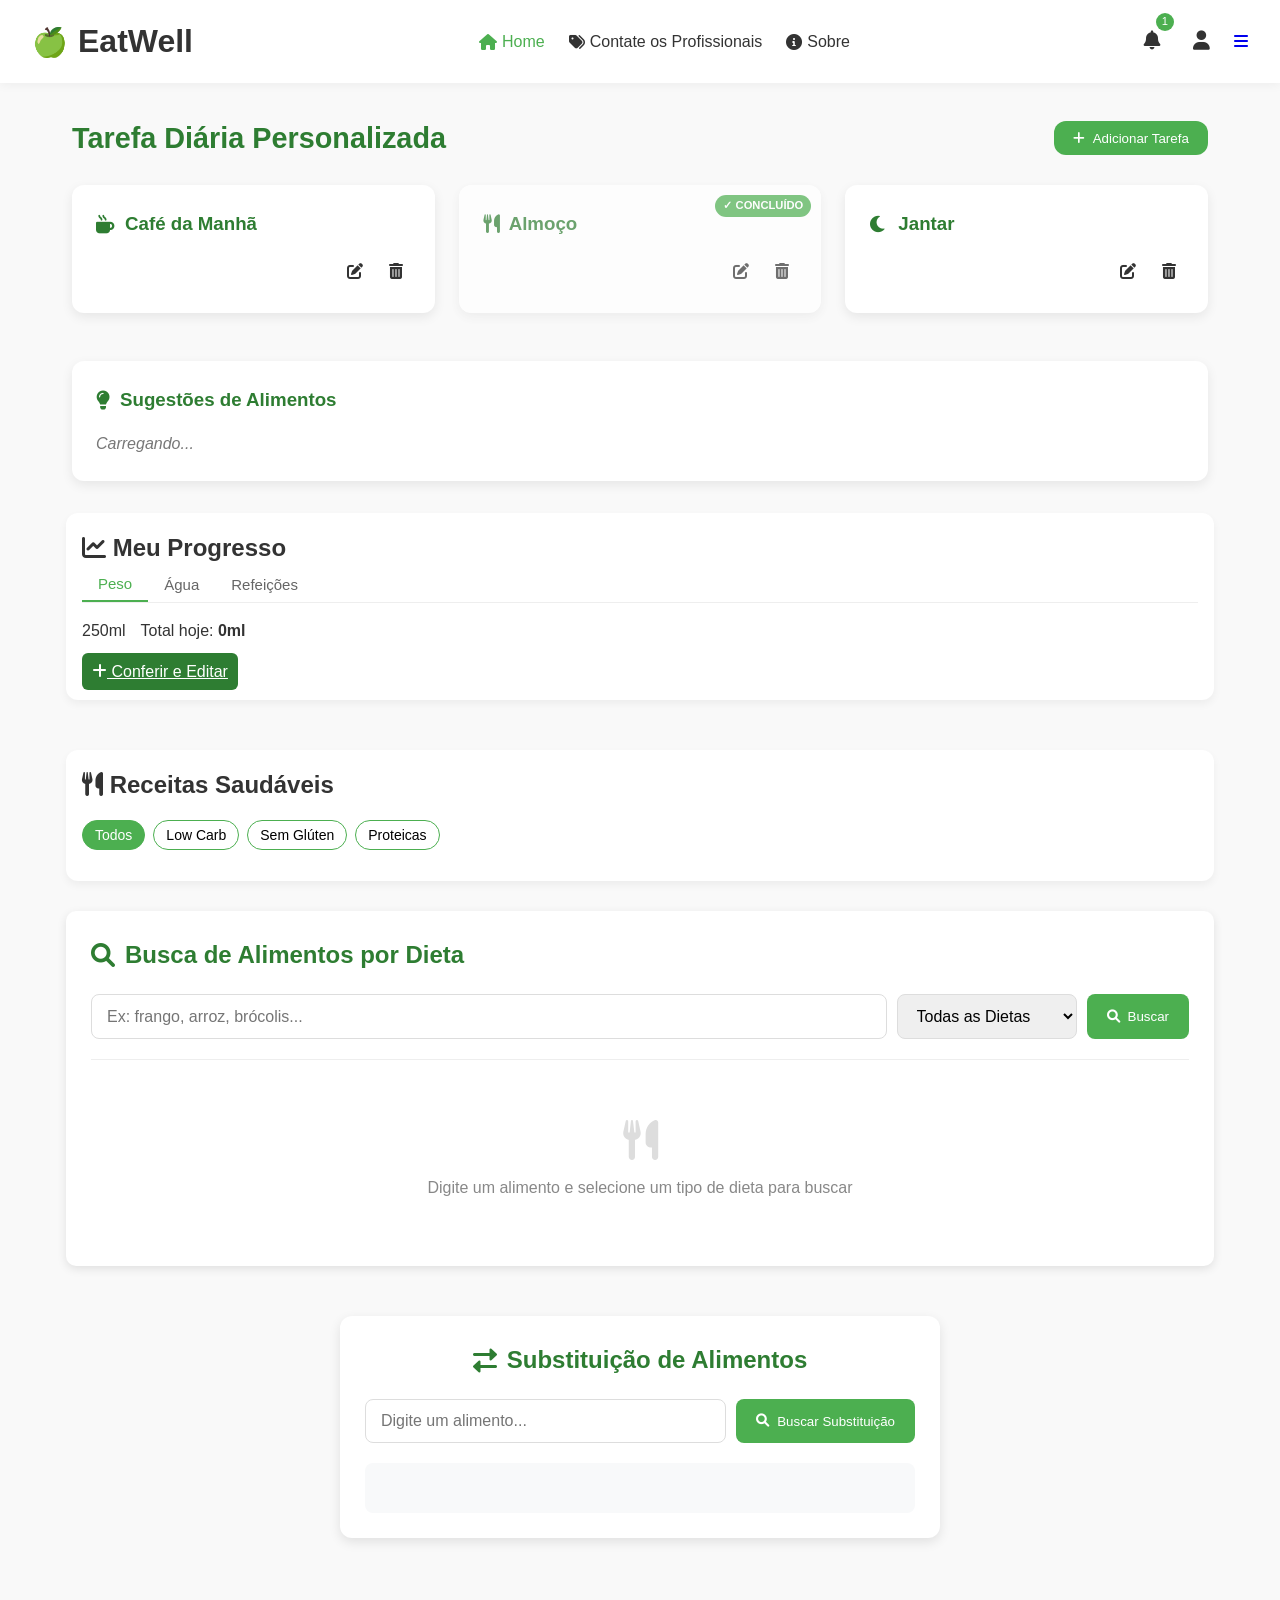
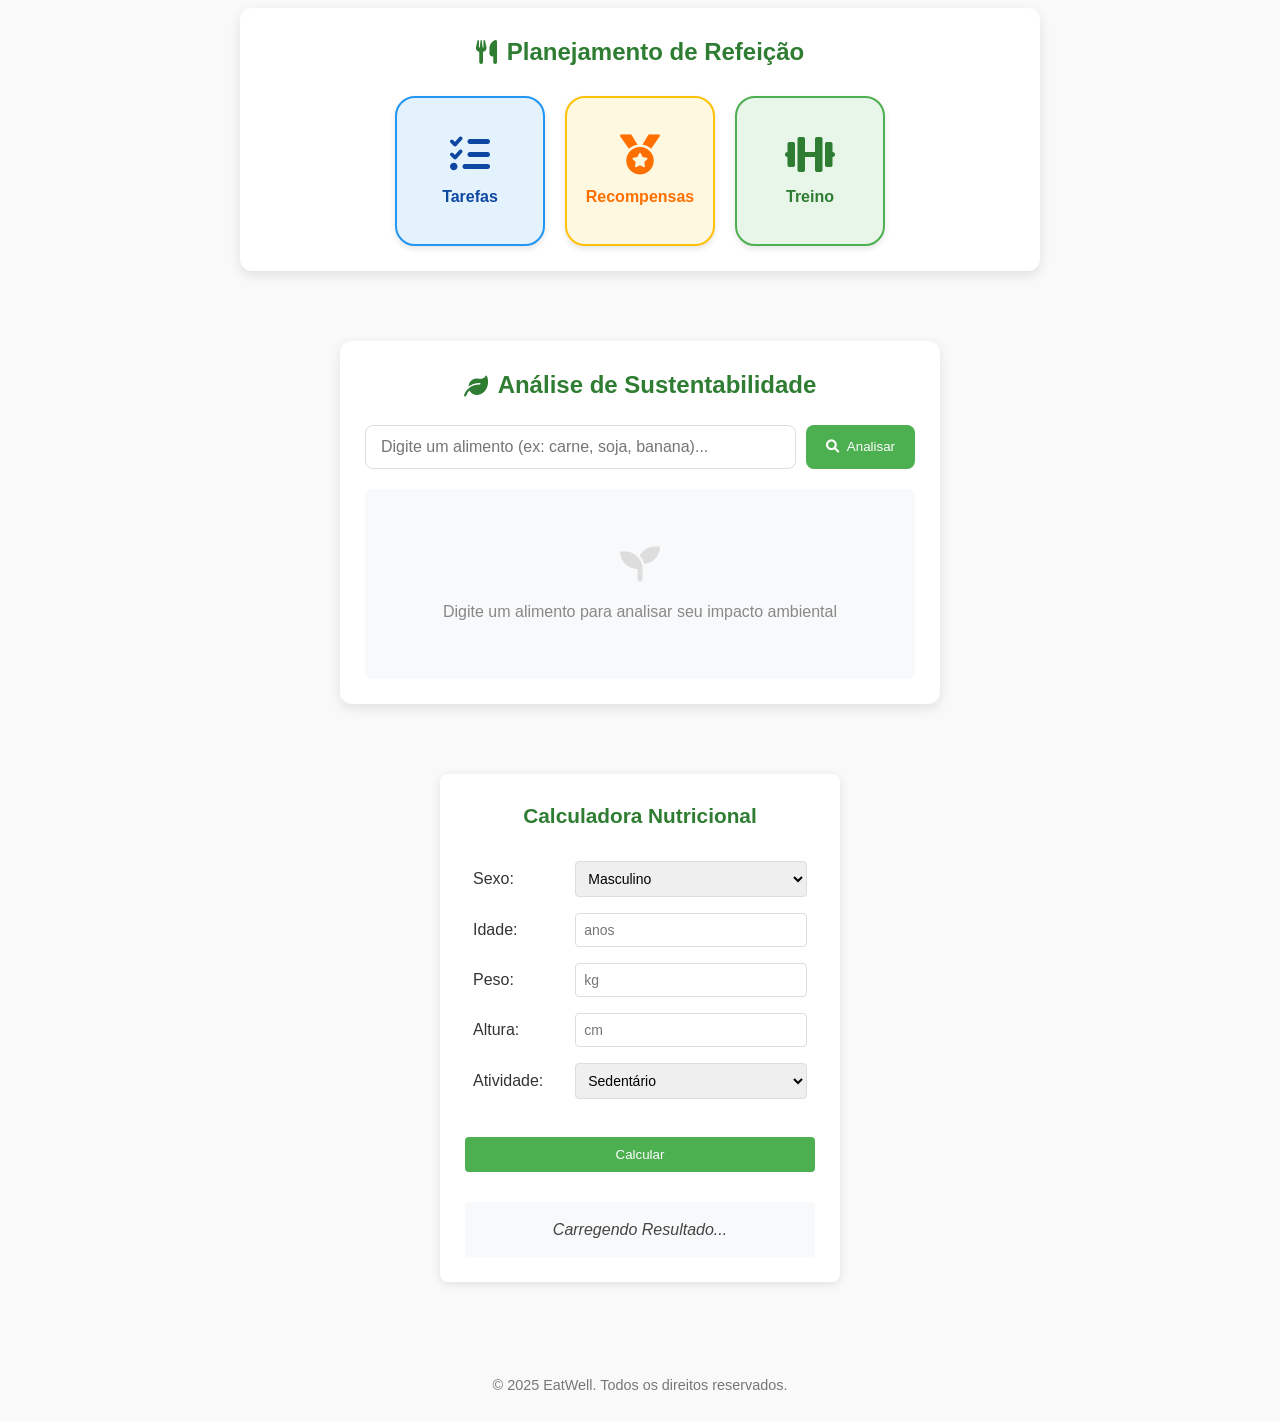
<file: Index.html>
<!DOCTYPE html>
<html lang="pt-br">
<head>
  <meta charset="UTF-8" />
  <meta name="viewport" content="width=device-width, initial-scale=1.0" />
  <title>Saúde Diária - Acompanhamento Nutricional</title>
  <meta name="description" content="Acompanhe suas refeições diárias e receba lembretes saudáveis">
  <link rel="stylesheet" href="https://cdnjs.cloudflare.com/ajax/libs/font-awesome/6.0.0/css/all.min.css">
  <link rel="stylesheet" href="Style.css" />
  <link rel="stylesheet" href="JavaIndex.js">
</head>
<body>
  
  <header class="header">
    <div class="logo">
      <span class="logo-icon">🍏</span>
      <h1>EatWell</h1>
    </div>
    <nav class="nav">
      <a href="Index.html" class="nav-link active"><i class="fas fa-home"></i> Home</a>
      <a href="Nutricionistas.html" class="nav-link"><i class="fas fa-tags"></i> Contate os Profissionais</a>
      <a href="#" class="nav-link"><i class="fas fa-info-circle"></i> Sobre</a>
    </nav>
    <div class="header-actions">
  <a href="Notificações.html" class="btn-icon" aria-label="Notificações">
    <i class="fas fa-bell"></i>
    <span class="badge">1</span>
  </a>
  <a href="PersonalizaçãoDeInterface.html" class="btn-icon" aria-label="Perfil">
    <i class="fas fa-user"></i>
  </a>
  <a href="Historico.html" class="btn-menu" aria-label="Menu">
    <i class="fas fa-bars"></i>
  </a>
</div>
  </header>

  <main class="main-content">
    <section class="daily-tasks">
      <div class="section-header">
        <h2 class="section-title">Tarefa Diária Personalizada</h2>
        <button class="btn btn-primary" id="add-task">
          <i class="fas fa-plus"></i> Adicionar Tarefa
        </button>
      </div>
      
      <div class="task-list">
        <div class="task-card meal-card">
          <div class="task-header">
            <h3><i class="fas fa-mug-hot"></i> Café da Manhã</h3>
            <label class="checkbox-container">
              <input type="checkbox" id="breakfast-check">
              <span class="checkmark"></span>
            </label>
          </div>
          <p class="meal-suggestion" id="breakfast-suggestion"></p>
          <div class="task-actions">
            <button class="btn-icon small"><i class="fas fa-edit"></i></button>
            <button class="btn-icon small"><i class="fas fa-trash-alt"></i></button>
          </div>
        </div>
        
        <div class="task-card meal-card completed">
          <div class="task-header">
            <h3><i class="fas fa-utensils"></i> Almoço</h3>
            <label class="checkbox-container">
              <input type="checkbox" id="lunch-check" checked>
              <span class="checkmark"></span>
            </label>
          </div>
          <p class="meal-suggestion" id="lunch-suggestion"></p>
          <div class="task-actions">
            <button class="btn-icon small"><i class="fas fa-edit"></i></button>
            <button class="btn-icon small"><i class="fas fa-trash-alt"></i></button>
          </div>
        </div>
        
        <div class="task-card meal-card">
          <div class="task-header">
            <h3><i class="fas fa-moon"></i> Jantar</h3>
            <label class="checkbox-container">
              <input type="checkbox" id="dinner-check">
              <span class="checkmark"></span>
            </label>
          </div>
          <p class="meal-suggestion" id="dinner-suggestion"></p>
          <div class="task-actions">
            <button class="btn-icon small"><i class="fas fa-edit"></i></button>
            <button class="btn-icon small"><i class="fas fa-trash-alt"></i></button>
          </div>
        </div>
      </div>
    </section>
    
    <section class="nutrition-tips">
      <h3 class="tips-title"><i class="fas fa-lightbulb"></i> Sugestões de Alimentos</h3>
      <p class="tip-content" id="nutrition-tip">Carregando...</p>
    </section>
  </main>

<section class="progress-section">
  <h2><i class="fas fa-chart-line"></i> Meu Progresso</h2>
  
  <div class="progress-tabs">
    <button class="tab active">Peso</button>
    <button class="tab">Água</button>
    <button class="tab">Refeições</button>
  </div>
  
  <div class="water-tracker">
    <div class="water-glass">
      <i class="fas fa-glass-water"></i>
      <span>250ml</span>
    </div>
    <p>Total hoje: <strong>0ml</strong></p>
  </div>
  
  <a href="Progresso.html" class="btn-register">
    <i  class="fas fa-plus" ></i> Conferir e Editar
  </a>
</section>

<div class="separation"></div>


<section class="recipes-section">
  <h2><i class="fas fa-utensils"></i> Receitas Saudáveis</h2>
  
  <div class="filters">
    <button class="filter active">Todos</button>
    <button class="filter">Low Carb</button>
    <button class="filter">Sem Glúten</button>
    <button class="filter">Proteicas</button>
  </div>
  

</section>


<section class="food-search">
  <h2><i class="fas fa-search"></i> Busca de Alimentos por Dieta</h2>
  
  <div class="search-container">
    <input type="text" id="food-search-input" placeholder="Ex: frango, arroz, brócolis...">
    <select id="diet-type-select">
      <option value="">Todas as Dietas</option>
      <option value="low-carb">Low Carb</option>
      <option value="keto">Keto</option>
      <option value="vegetariana">Vegetariana</option>
      <option value="vegana">Vegana</option>
      <option value="sem-gluten">Sem Glúten</option>
      <option value="diabeticos">Para Diabéticos</option>
    </select>
    <button id="search-food-btn" class="search-btn">
      <i class="fas fa-search"></i> Buscar
    </button>
  </div>
  
  <div class="search-results" id="food-results">

    <div class="empty-state">
      <i class="fas fa-utensils"></i>
      <p>Digite um alimento e selecione um tipo de dieta para buscar</p>
    </div>
  </div>
</section>

<div class="substitution-container">
  <section class="food-substitution">
    <h2><i class="fas fa-exchange-alt"></i> Substituição de Alimentos</h2>
    
    <div class="substitution-search">
      <input type="text" id="foodInput" placeholder="Digite um alimento...">
      <button onclick="substituir()" class="substitution-btn">
        <i class="fas fa-search"></i> Buscar Substituição
      </button>
    </div>
    
    <div class="substitution-result" id="result"></div>
  </section>
</div>

<style>


.substitution-container {
  display: flex;
  justify-content: center;
  padding: 20px;
  margin: 30px auto;
  max-width: 1200px;
}

.food-substitution {
  background: white;
  border-radius: 12px;
  padding: 25px;
  box-shadow: 0 4px 12px rgba(0,0,0,0.1);
  width: 100%;
  max-width: 600px;
  text-align: center;
}

.food-substitution h2 {
  color: #2E7D32;
  margin-bottom: 20px;
  display: flex;
  align-items: center;
  justify-content: center;
  gap: 10px;
}

.substitution-search {
  display: flex;
  gap: 10px;
  margin-bottom: 20px;
}

.substitution-search input {
  flex: 1;
  padding: 12px 15px;
  border: 1px solid #ddd;
  border-radius: 8px;
  font-size: 16px;
}

.substitution-btn {
  padding: 12px 20px;
  background: #4CAF50;
  color: white;
  border: none;
  border-radius: 8px;
  cursor: pointer;
  font-weight: 500;
  display: flex;
  align-items: center;
  gap: 8px;
  transition: all 0.3s ease;
}

.substitution-btn:hover {
  background: #3e8e41;
}

.substitution-result {
  padding: 15px;
  background: #f8f9fa;
  border-radius: 8px;
  min-height: 50px;
  text-align: left;
  font-size: 16px;
  color: #333;
}
  </style>

  <script>

    const substituicoes = {
  "arroz branco": "arroz integral ou quinoa",
  "pão francês": "pão integral ou tapioca",
  "batata frita": "batata assada ou mandioca cozida",
  "refrigerante": "água com gás e limão ou chá gelado sem açúcar",
  "sorvete": "frozen iogurte natural com frutas",
  "hambúrguer": "frango grelhado ou hambúrguer de grão-de-bico",
  "salsicha": "peito de frango desfiado ou ovos cozidos",
  "chocolate ao leite": "chocolate 70% cacau ou frutas secas",
};

function substituir() {
  const input = document.getElementById("foodInput").value.toLowerCase();
  const resultDiv = document.getElementById("result");
  
  if (input.trim() === "") {
    resultDiv.innerHTML = "<p>Por favor, digite um alimento para buscar substituições.</p>";
    return;
  }
  
  if (substituicoes[input]) {
    resultDiv.innerHTML = `
      <p><strong>Substituição para ${input}:</strong></p>
      <p>${substituicoes[input]}</p>
    `;
  } else {
    resultDiv.innerHTML = `
      <p>Não encontramos uma substituição específica para "${input}".</p>
      <p>Sugerimos optar por versões integrais, assadas ou cozidas, e sempre que possível incluir mais vegetais.</p>
    `;
  }
}
  </script>

<div class="meal-planning-container">
  <section class="meal-planning-section">
    <h2><i class="fas fa-utensils"></i> Planejamento de Refeição</h2>
    
    <div class="planning-menu">
      <div class="planning-btn btn-tarefas" onclick="openScreen('tarefas')">
        <i class="fas fa-tasks"></i>
        <span>Tarefas</span>
      </div>
      <div class="planning-btn btn-recompensas" onclick="openScreen('recompensas')">
        <i class="fas fa-medal"></i>
        <span>Recompensas</span>
      </div>
      <div class="planning-btn btn-treino" onclick="openScreen('treino')">
        <i class="fas fa-dumbbell"></i>
        <span>Treino</span>
      </div>
    </div>
  </section>
</div>

<style>

  .meal-planning-container {
    display: flex;
    justify-content: center;
    padding: 20px;
    margin: 30px auto;
    max-width: 1200px;
  }


  .meal-planning-section {
    background: white;
    border-radius: 12px;
    padding: 25px;
    box-shadow: 0 4px 12px rgba(0,0,0,0.1);
    width: 100%;
    max-width: 800px;
    text-align: center;
  }

  .meal-planning-section h2 {
    color: #2E7D32;
    margin-bottom: 25px;
    display: flex;
    align-items: center;
    justify-content: center;
    gap: 10px;
  }

  .planning-menu {
    display: flex;
    justify-content: center;
    gap: 20px;
    margin-top: 20px;
    flex-wrap: wrap;
  }

  .planning-btn {
    width: 150px;
    height: 150px;
    display: flex;
    flex-direction: column;
    justify-content: center;
    align-items: center;
    border-radius: 20px;
    cursor: pointer;
    box-shadow: 0 3px 6px rgba(0,0,0,0.1);
    transition: all 0.3s ease;
    font-weight: bold;
    border: 2px solid transparent;
  }

  .planning-btn i {
    font-size: 2.5rem;
    margin-bottom: 10px;
  }

  .planning-btn:hover {
    transform: translateY(-5px);
    box-shadow: 0 5px 15px rgba(0,0,0,0.1);
  }


  .btn-tarefas { 
    background-color: #e3f2fd;
    border-color: #2196f3;
    color: #0d47a1;
  }
  
  .btn-recompensas { 
    background-color: #fff8e1;
    border-color: #ffc107;
    color: #ff6f00;
  }
  
  .btn-treino { 
    background-color: #e8f5e9;
    border-color: #4caf50;
    color: #2e7d32;
  }


  .planning-screen {
    display: none;
    padding: 20px;
    background: white;
    border-radius: 12px;
    margin-top: 20px;
    text-align: left;
    animation: fadeIn 0.3s ease-in-out;
  }
  
  @keyframes fadeIn {
    from { opacity: 0; transform: translateY(10px);}
    to { opacity: 1; transform: translateY(0);}
  }
  
  .back-btn {
    margin-top: 15px;
    padding: 10px 20px;
    background: #4CAF50;
    color: white;
    border: none;
    border-radius: 8px;
    cursor: pointer;
    font-weight: 500;
    transition: all 0.3s ease;
  }
  
  .back-btn:hover {
    background: #3e8e41;
  }

  @media (max-width: 768px) {
    .planning-menu {
      flex-direction: column;
      align-items: center;
    }
    
    .planning-btn {
      width: 100%;
      max-width: 250px;
      height: 120px;
    }
  }
</style>

<script>
  function openScreen(screenId) {
 
    document.querySelectorAll('.planning-btn').forEach(btn => btn.style.display = 'none');
   
    let screen = document.getElementById(screenId + '-screen');
    if (!screen) {
      screen = document.createElement('div');
      screen.id = screenId + '-screen';
      screen.className = 'planning-screen';
      
      let content = '';
      let backButton = '<button class="back-btn" onclick="closeScreen()">Voltar</button>';
      
      if (screenId === 'tarefas') {
        content = '<h3>Lista de Tarefas</h3><p>Adicione suas refeições e tarefas do dia.</p>';
      } else if (screenId === 'recompensas') {
        content = '<h3>Sistema de Recompensas</h3><p>Ganhe pontos e troque por benefícios.</p>';
      } else if (screenId === 'treino') {
        content = '<h3>Plano de Treino</h3><p>Veja seus treinos e conquistas.</p>';
      }
      
      screen.innerHTML = content + backButton;
      document.querySelector('.meal-planning-section').appendChild(screen);
    }
    
    screen.style.display = 'block';
  }

  function closeScreen() {
  
    document.querySelectorAll('.planning-screen').forEach(screen => {
      screen.style.display = 'none';
    });

    document.querySelectorAll('.planning-btn').forEach(btn => btn.style.display = 'flex');
  }
</script>


<div class="sustainability-container">
  <section class="sustainability-section">
    <h2><i class="fas fa-leaf"></i> Análise de Sustentabilidade</h2>
    
    <div class="sustainability-search">
      <input type="text" id="sustainability-input" placeholder="Digite um alimento (ex: carne, soja, banana)...">
      <button onclick="analisarSustentabilidade()" class="sustainability-btn">
        <i class="fas fa-search"></i> Analisar
      </button>
    </div>
    
    <div class="sustainability-result" id="sustainability-result">
      <div class="empty-state">
        <i class="fas fa-seedling"></i>
        <p>Digite um alimento para analisar seu impacto ambiental</p>
      </div>
    </div>
  </section>
</div>

<style>

  .sustainability-container {
    display: flex;
    justify-content: center;
    padding: 20px;
    margin: 30px auto;
    max-width: 1200px;
  }


  .sustainability-section {
    background: white;
    border-radius: 12px;
    padding: 25px;
    box-shadow: 0 4px 12px rgba(0,0,0,0.1);
    width: 100%;
    max-width: 600px;
    text-align: center;
  }

  .sustainability-section h2 {
    color: #2E7D32;
    margin-bottom: 20px;
    display: flex;
    align-items: center;
    justify-content: center;
    gap: 10px;
  }

  .sustainability-search {
    display: flex;
    gap: 10px;
    margin-bottom: 20px;
  }

  #sustainability-input {
    flex: 1;
    padding: 12px 15px;
    border: 1px solid #ddd;
    border-radius: 8px;
    font-size: 16px;
  }

  .sustainability-btn {
    padding: 12px 20px;
    background: #4CAF50;
    color: white;
    border: none;
    border-radius: 8px;
    cursor: pointer;
    font-weight: 500;
    display: flex;
    align-items: center;
    gap: 8px;
    transition: all 0.3s ease;
  }

  .sustainability-btn:hover {
    background: #3e8e41;
  }

  .sustainability-result {
    padding: 15px;
    background: #f8f9fa;
    border-radius: 8px;
    min-height: 100px;
    text-align: left;
  }

  .sustainability-metrics {
    display: grid;
    grid-template-columns: repeat(auto-fit, minmax(150px, 1fr));
    gap: 15px;
    margin-top: 15px;
  }

  .metric-card {
    background: white;
    border-radius: 8px;
    padding: 15px;
    box-shadow: 0 2px 5px rgba(0,0,0,0.05);
    text-align: center;
  }

  .metric-value {
    font-size: 1.5rem;
    font-weight: bold;
    color: #2E7D32;
    margin: 5px 0;
  }

  .metric-label {
    font-size: 0.9rem;
    color: #666;
  }

  .sustainability-tip {
    margin-top: 20px;
    padding: 15px;
    background: #e8f5e9;
    border-radius: 8px;
    font-size: 0.9rem;
  }

  @media (max-width: 768px) {
    .sustainability-search {
      flex-direction: column;
    }
    
    .sustainability-metrics {
      grid-template-columns: 1fr;
    }
  }
</style>

<script>

  const impactoAmbiental = {
    "carne bovina": { co2: 60, agua: 15400, terra: 164, dica: "Considere reduzir o consumo ou optar por carne de frango que tem menor impacto" },
    "frango": { co2: 6, agua: 3900, terra: 7.1, dica: "Prefira frango caipira ou orgânico para menor impacto" },
    "peixe": { co2: 5, agua: 3800, terra: 3.7, dica: "Escolha peixes de pesca sustentável" },
    "porco": { co2: 7, agua: 4800, terra: 8.4, dica: "Consuma com moderação" },
    "ovo": { co2: 4.5, agua: 3300, terra: 5.7, dica: "Ótima fonte de proteína com baixo impacto" },
    "leite": { co2: 3, agua: 1000, terra: 8.9, dica: "Prefira leite orgânico ou de produção local" },
    "queijo": { co2: 21, agua: 5000, terra: 41, dica: "Consuma com moderação devido ao alto impacto" },
    "arroz": { co2: 4, agua: 2500, terra: 2.7, dica: "Prefira arroz orgânico ou de produção sustentável" },
    "trigo": { co2: 1.4, agua: 1300, terra: 1.4, dica: "Baixo impacto ambiental" },
    "milho": { co2: 1, agua: 900, terra: 1.2, dica: "Boa opção sustentável" },
    "batata": { co2: 0.2, agua: 290, terra: 0.4, dica: "Excelente opção de baixo impacto" },
    "soja": { co2: 2, agua: 1800, terra: 3.5, dica: "Prefira soja não transgênica e de produção local" },
    "banana": { co2: 0.7, agua: 790, terra: 1.1, dica: "Frutas geralmente têm baixo impacto ambiental" },
    "maçã": { co2: 0.3, agua: 700, terra: 0.7, dica: "Ótima escolha sustentável" },
    "café": { co2: 17, agua: 18000, terra: 12, dica: "Escolha café com certificação sustentável" },
    "chocolate": { co2: 19, agua: 17000, terra: 26, dica: "Consuma com moderação e prefira marcas sustentáveis" }
  };

  function analisarSustentabilidade() {
    const input = document.getElementById("sustainability-input").value.toLowerCase();
    const resultDiv = document.getElementById("sustainability-result");
    
    if (input.trim() === "") {
      resultDiv.innerHTML = `
        <div class="empty-state">
          <i class="fas fa-exclamation-circle"></i>
          <p>Por favor, digite um alimento para analisar</p>
        </div>
      `;
      return;
    }
    
    const alimento = Object.keys(impactoAmbiental).find(key => input.includes(key));
    
    if (alimento) {
      const dados = impactoAmbiental[alimento];
      resultDiv.innerHTML = `
        <h3>Análise para: <span style="color: #2E7D32">${alimento}</span></h3>
        
        <div class="sustainability-metrics">
          <div class="metric-card">
            <div class="metric-value">${dados.co2} kg</div>
            <div class="metric-label">CO2 por kg</div>
            <small>(Emissões de carbono)</small>
          </div>
          
          <div class="metric-card">
            <div class="metric-value">${dados.agua} L</div>
            <div class="metric-label">Água por kg</div>
            <small>(Uso hídrico)</small>
          </div>
          
          <div class="metric-card">
            <div class="metric-value">${dados.terra} m²</div>
            <div class="metric-label">Terra por kg</div>
            <small>(Uso do solo)</small>
          </div>
        </div>
        
        <div class="sustainability-tip">
          <strong><i class="fas fa-lightbulb"></i> Dica Sustentável:</strong>
          <p>${dados.dica}</p>
        </div>
      `;
    } else {
      resultDiv.innerHTML = `
        <div class="empty-state">
          <i class="fas fa-question-circle"></i>
          <p>Não encontramos dados para "${input}".</p>
          <p>Tente alimentos como: carne bovina, frango, peixe, ovo, leite, arroz, soja, banana, etc.</p>
        </div>
      `;
    }
  }
</script>



<div class="nutrition-center">
  <div class="nutrition-card">
    <h2>Calculadora Nutricional</h2>
    
    <table class="nutrition-table">
      <tr>
        <td>Sexo:</td>
        <td>
          <select class="nutrition-select">
            <option>Masculino</option>
            <option>Feminino</option>
          </select>
        </td>
      </tr>
      <tr>
        <td>Idade:</td>
        <td><input type="text" class="nutrition-input" placeholder="anos"></td>
      </tr>
      <tr>
        <td>Peso:</td>
        <td><input type="text" class="nutrition-input" placeholder="kg"></td>
      </tr>
      <tr>
        <td>Altura:</td>
        <td><input type="text" class="nutrition-input" placeholder="cm"></td>
      </tr>
      <tr>
        <td>Atividade:</td>
        <td>
          <select class="nutrition-select">
            <option>Sedentário</option>
            <option>Levemente ativo</option>
            <option>Ativo</option>
            <option>Muito ativo</option>
          </select>
        </td>
      </tr>
    </table>
    
    <button class="nutrition-btn">Calcular</button>
    
    <div class="nutrition-tip">
      <p><em>Carregendo Resultado...</em></p>
    </div>
  </div>
</div>

<footer class="footer">
    <p>© 2025 EatWell. Todos os direitos reservados.</p>
  </footer>

 <script>

    const mensagens = [
      "💧 Hora de beber água!",
      "🍎 Que tal um lanche saudável?",
      "🥦 Hora de se alimentar bem!",
      "🚰 Hidratação é saúde!"
    ];

 
    function enviarNotificacao() {
      const mensagem = mensagens[Math.floor(Math.random() * mensagens.length)];
      new Notification("Lembrete de Saúde", {
        body: mensagem,
        icon: "https://cdn-icons-png.flaticon.com/512/728/728093.png" 
      });
    }

   
    function iniciarLembretes() {
      if (!("Notification" in window)) {
        alert("Este navegador não suporta notificações do sistema.");
        return;
      }

      Notification.requestPermission().then(function(permission) {
        if (permission === "granted") {
      
          enviarNotificacao();

          setInterval(enviarNotificacao, 600000);
        } else {
          alert("Permissão negada. Ative as notificações no navegador.");
        }
      });
    }


    iniciarLembretes();
  </script>
</body>
</html>
</file>
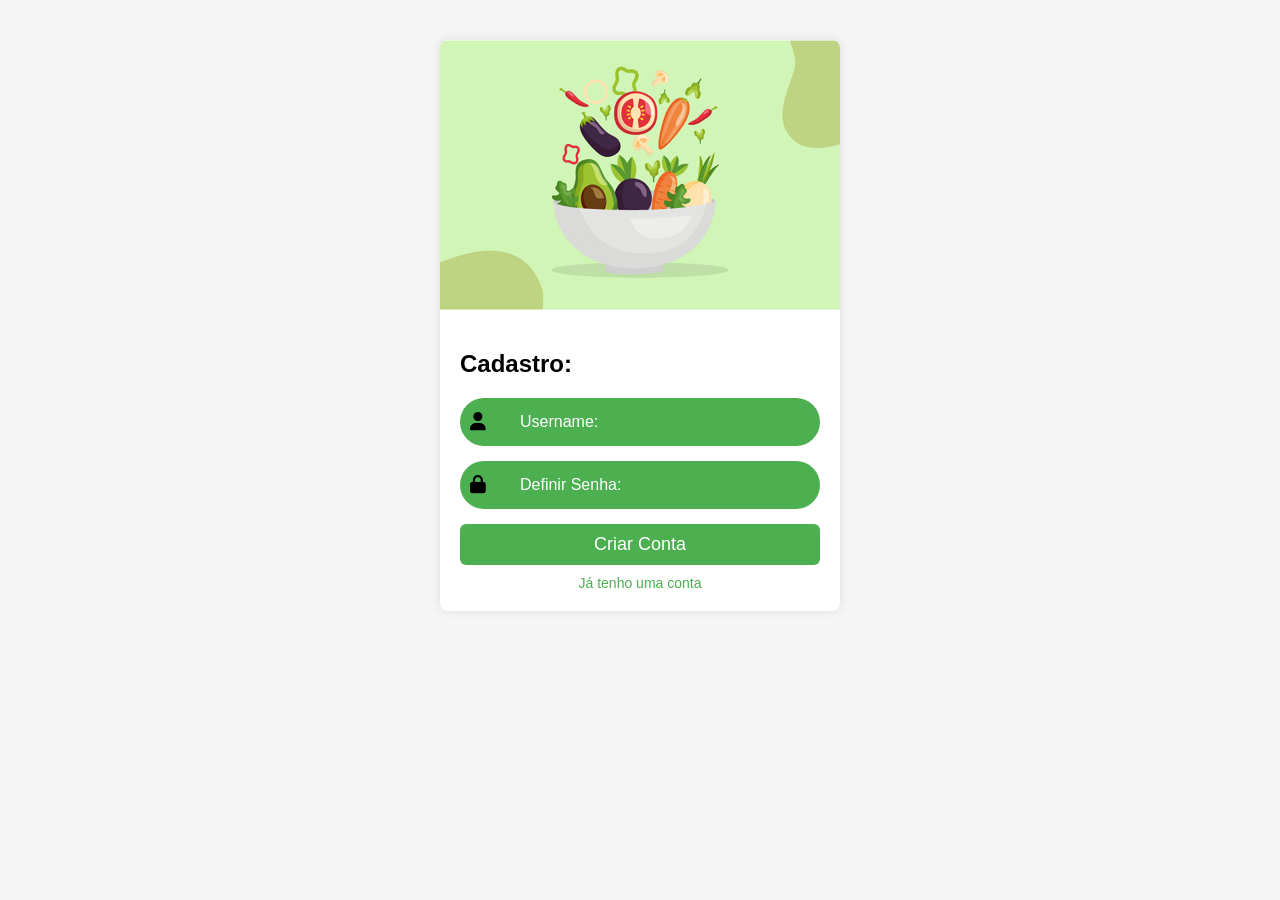
<file: Cadastro.html>
<!DOCTYPE html>
<html lang="pt-br">
<head>
  <meta charset="UTF-8" />
  <meta name="viewport" content="width=device-width, initial-scale=1.0"/>
  <title>Cadastro</title>
  <link rel="stylesheet" href="Cadastro.css">

 <link rel="stylesheet" href="https://cdnjs.cloudflare.com/ajax/libs/font-awesome/6.0.0-beta3/css/all.min.css"/>
</head>
<body>

  <div class="container">
    <div class="header">
      <img src="Rectangle 15.png" alt="Imagem topo">
    </div>
    <div class="form-section">
      <h2>Cadastro:</h2>

      <div class="input-group">
        <span class="icon"><i class="fas fa-user"></i></span>
        <input type="text" placeholder="Username:" />
      </div>

      <div class="input-group">
        <span class="icon"><i class="fas fa-lock"></i></span>
        <input type="password" placeholder="Definir Senha:" />
      </div>

     <button class="create-btn" onclick="window.location.href='FormularioLogin.html'">Criar Conta</button>
    
        <div class="create-account">
        <a href="login.html">Já tenho uma conta</a>
      </div>
    </div>
  </div>

</body>
</html>
</file>
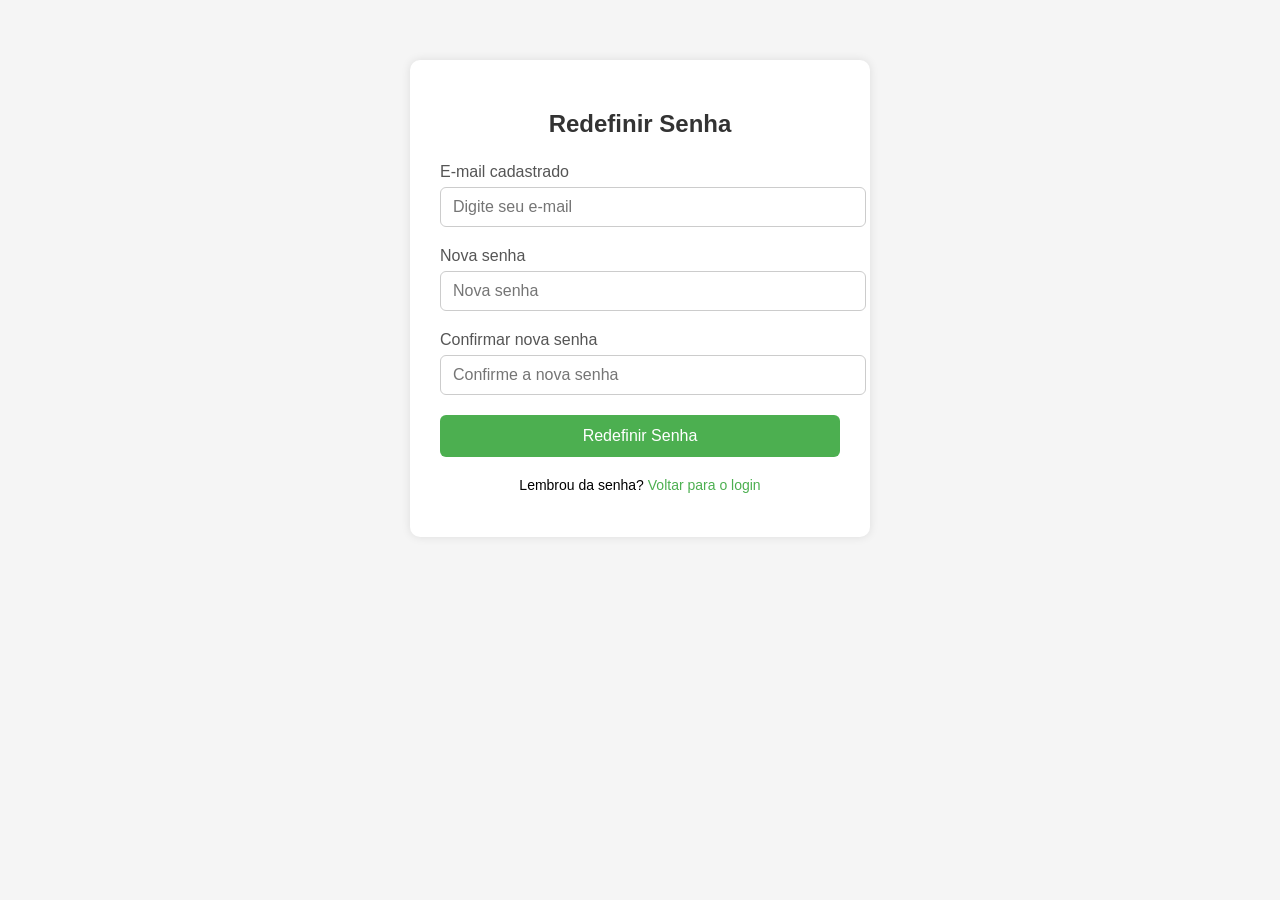
<file: EsqueciMinhaSenha.html>
<!DOCTYPE html>
<html lang="en">
<head>
    <meta charset="UTF-8">
    <meta name="viewport" content="width=device-width, initial-scale=1.0">
    <title>Redefinir Senha</title>
    <link rel="stylesheet" href="EsqueciMinhaSenha.css">
</head>
<body>
     <div class="container">
    <h2>Redefinir Senha</h2>

    <form>
      <div class="input-group">
        <label for="email">E-mail cadastrado</label>
        <input type="email" id="email" placeholder="Digite seu e-mail" required>
      </div>

      <div class="input-group">
        <label for="nova-senha">Nova senha</label>
        <input type="password" id="nova-senha" placeholder="Nova senha" required>
      </div>

      <div class="input-group">
        <label for="confirmar-senha">Confirmar nova senha</label>
        <input type="password" id="confirmar-senha" placeholder="Confirme a nova senha" required>
      </div>

      <button type="submit" class="reset-btn">Redefinir Senha</button>
    </form>

    <div class="login-link">
      <p>Lembrou da senha? <a href="login.html">Voltar para o login</a></p>
    </div>
  </div>

</body>
</html>
</file>
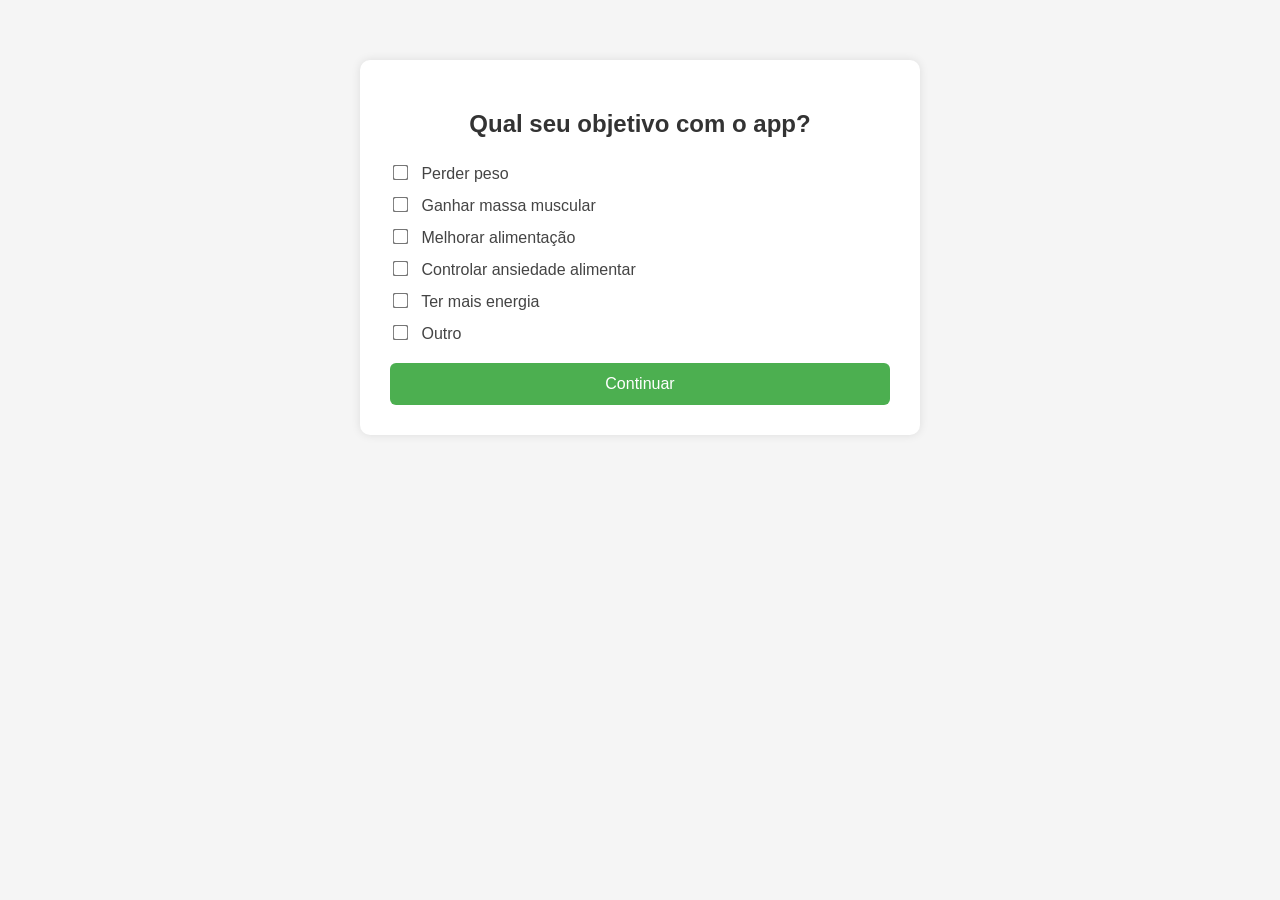
<file: FormularioLogin.html>
<!DOCTYPE html>
<html lang="pt-br">
<head>
  <meta charset="UTF-8">
  <title>Seu Objetivo</title>
  <style>
    body {
      margin: 0;
      font-family: Arial, sans-serif;
      background-color: #f5f5f5;
    }

    .container {
      max-width: 500px;
      margin: 60px auto;
      background: #fff;
      padding: 30px;
      border-radius: 10px;
      box-shadow: 0 0 10px rgba(0,0,0,0.1);
    }

    h2 {
      text-align: center;
      margin-bottom: 25px;
      color: #333;
    }

    .checkbox-group {
      margin-bottom: 20px;
    }

    .checkbox-group label {
      display: block;
      margin-bottom: 12px;
      font-size: 16px;
      color: #444;
      cursor: pointer;
    }

    .checkbox-group input[type="checkbox"] {
      margin-right: 10px;
      transform: scale(1.2);
    }

    .submit-btn {
      width: 100%;
      padding: 12px;
      background-color: #4CAF50;
      color: white;
      font-size: 16px;
      border: none;
      border-radius: 6px;
      cursor: pointer;
    }

    .submit-btn:hover {
      background-color: #45a049;
    }
  </style>
</head>
<body>

  <div class="container">
    <h2>Qual seu objetivo com o app?</h2>
    <form onsubmit="handleSubmit(event)">
      <div class="checkbox-group">
        <label><input type="checkbox" name="objetivo" value="Perder peso"> Perder peso</label>
        <label><input type="checkbox" name="objetivo" value="Ganhar massa muscular"> Ganhar massa muscular</label>
        <label><input type="checkbox" name="objetivo" value="Melhorar alimentação"> Melhorar alimentação</label>
        <label><input type="checkbox" name="objetivo" value="Controlar ansiedade alimentar"> Controlar ansiedade alimentar</label>
        <label><input type="checkbox" name="objetivo" value="Ter mais energia"> Ter mais energia</label>
        <label><input type="checkbox" name="objetivo" value="Outro"> Outro</label>
      </div>

      <button type="submit" class="submit-btn" onclick="window.location.href='index.html'">Continuar</button>
    </form>
  </div>

  <script>
    function handleSubmit(event) {
      event.preventDefault();

      const checkboxes = document.querySelectorAll('input[name="objetivo"]:checked');
      const objetivos = Array.from(checkboxes).map(cb => cb.value);

      if (objetivos.length === 0) {
        alert("Por favor, selecione pelo menos um objetivo.");
        return;
      }

      
      console.log("Objetivos selecionados:", objetivos);
      
      localStorage.setItem("objetivosUsuario", JSON.stringify(objetivos));

      window.location.href = "index.html";
    }
  </script>

</body>
</html>
</file>
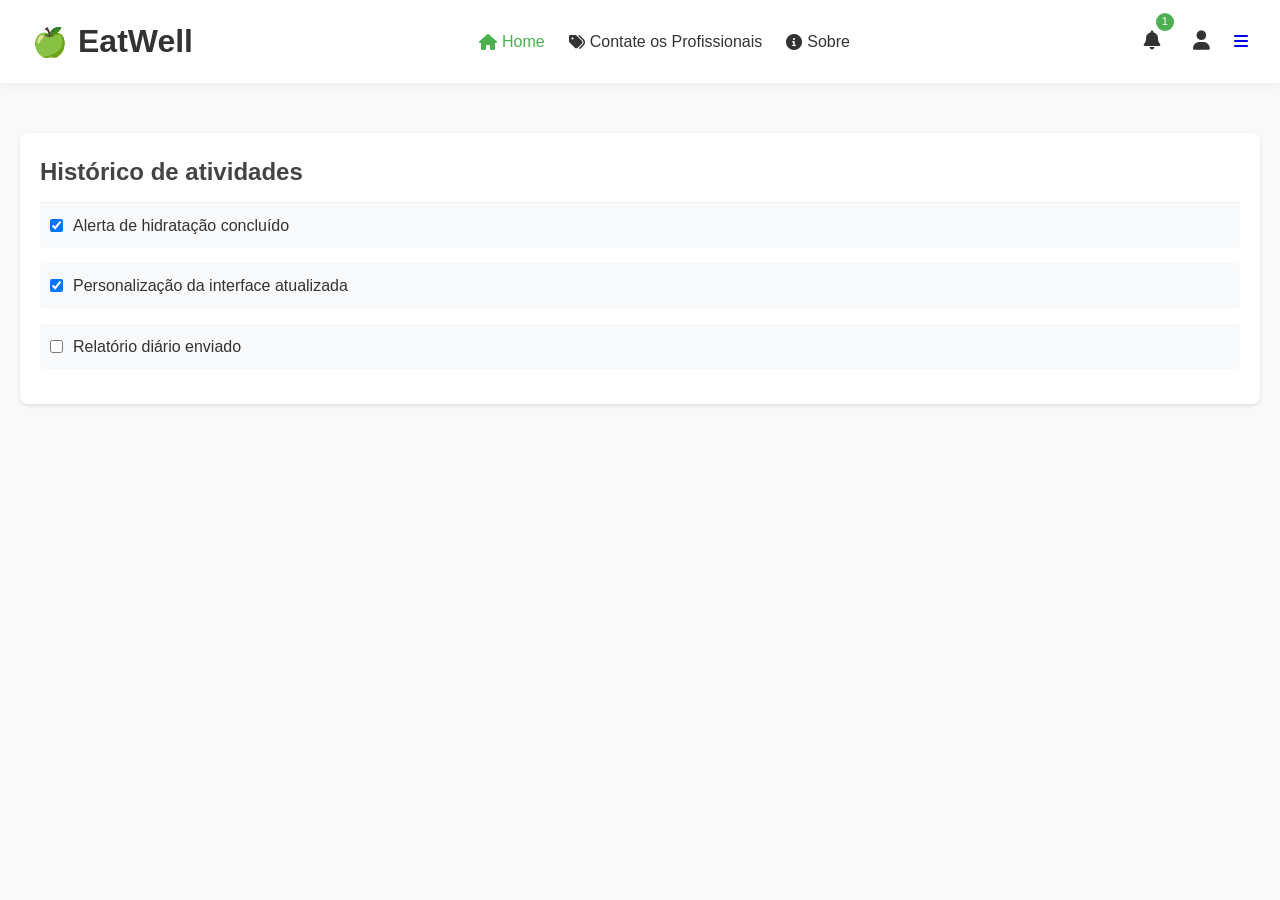
<file: Historico.html>
<!DOCTYPE html>
<html lang="pt-br">
<head>
    <meta charset="UTF-8">
    <meta name="viewport" content="width=device-width, initial-scale=1.0">
    <title>Histórico de Atividades</title>
    <link rel="stylesheet" href="https://cdnjs.cloudflare.com/ajax/libs/font-awesome/6.0.0/css/all.min.css">
    <link rel="stylesheet" href="Style.css" />
    <link rel="stylesheet" href="JavaIndex.js">
    
    
    <style>
        
        header {
            margin-bottom: 30px;
        }
        
        nav ul {
            list-style: none;
            padding: 0;
            display: flex;
            gap: 20px;
        }
        
        nav a {
            text-decoration: none;
            color: #333;
            font-weight: bold;
        }
        
        .container {
            background-color: white;
            border-radius: 8px;
            padding: 20px;
            box-shadow: 0 2px 4px rgba(0,0,0,0.1);
            margin-bottom: 20px;
        }
        
        h2 {
            color: #444;
            border-bottom: 1px solid #eee;
            padding-bottom: 10px;
        }
        
        .activity-item {
            display: flex;
            align-items: center;
            margin-bottom: 15px;
            padding: 10px;
            background-color: #f8f9fa;
            border-radius: 4px;
        }
        
        .activity-item input[type="checkbox"] {
            margin-right: 10px;
        }
        
        hr {
            border: 0;
            height: 1px;
            background-color: #ddd;
            margin: 20px 0;
        }

        main{
            padding: 20px;
        }
    </style>
</head>
<body>
<header class="header">
    <div class="logo">
      <span class="logo-icon">🍏</span>
      <h1>EatWell</h1>
    </div>
    <nav class="nav">
      <a href="Index.html" class="nav-link active"><i class="fas fa-home"></i> Home</a>
      <a href="Nutricionistas.html" class="nav-link"><i class="fas fa-tags"></i> Contate os Profissionais</a>
      <a href="#" class="nav-link"><i class="fas fa-info-circle"></i> Sobre</a>
    </nav>
    <div class="header-actions">
  <a href="Notificações.html" class="btn-icon" aria-label="Notificações">
    <i class="fas fa-bell"></i>
    <span class="badge">1</span>
  </a>
  <a href="PersonalizaçãoDeInterface.html" class="btn-icon" aria-label="Perfil">
    <i class="fas fa-user"></i>
  </a>
  <a href="Historico.html" class="btn-menu" aria-label="Menu">
    <i class="fas fa-bars"></i>
  </a>
</div>
  </header>
    <main>
        <div class="container">
            <h2>Histórico de atividades</h2>
            
            <div class="activity-item">
                <input type="checkbox" id="activity1" checked>
                <label for="activity1">Alerta de hidratação concluído</label>
            </div>
            
            <div class="activity-item">
                <input type="checkbox" id="activity2" checked>
                <label for="activity2">Personalização da interface atualizada</label>
            </div>
            
            <div class="activity-item">
                <input type="checkbox" id="activity3">
                <label for="activity3">Relatório diário enviado</label>
            </div>
        </div>
    </main>
</body>
</html>
</file>
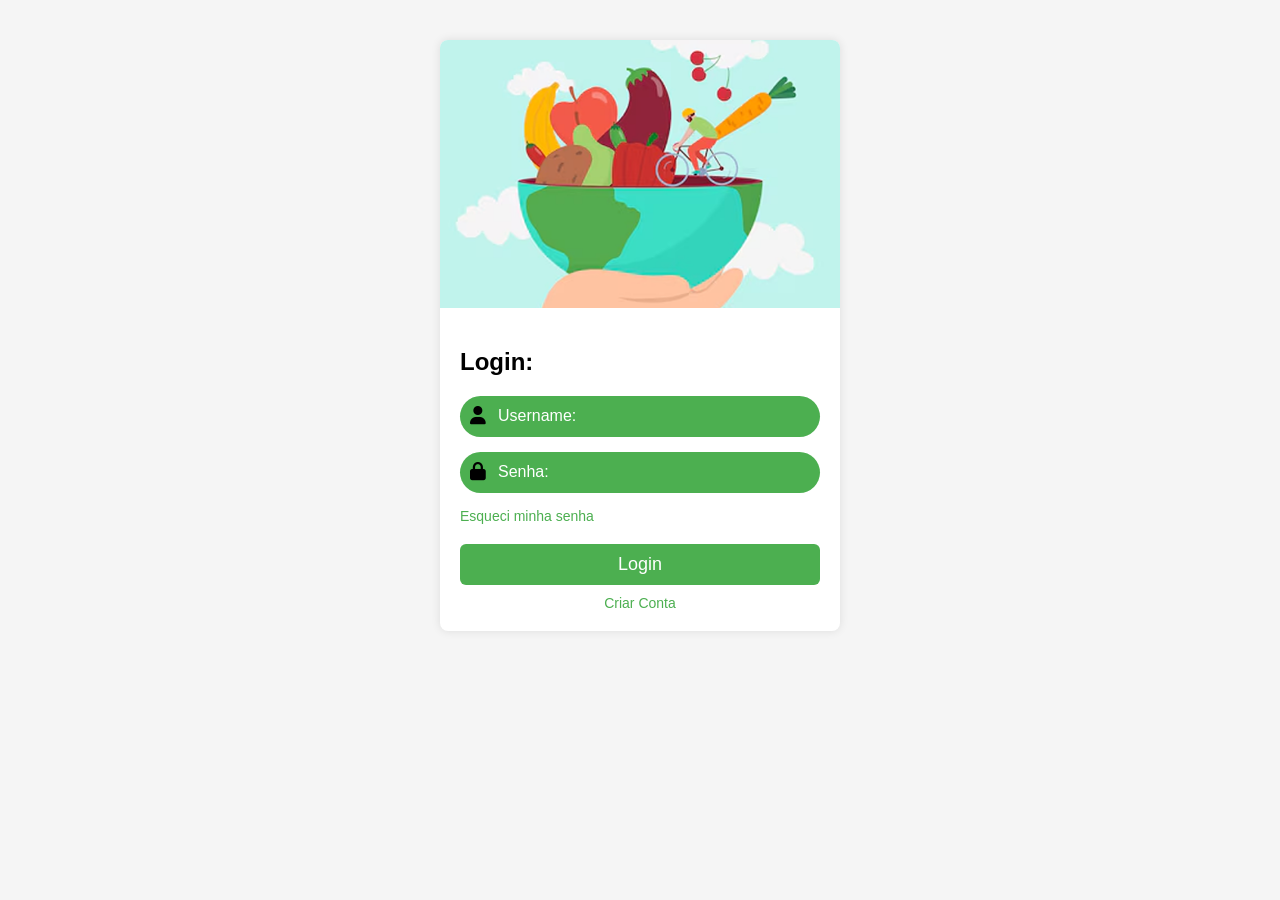
<file: login.html>
<!DOCTYPE html>
<html lang="pt-br">
<head>
  <meta charset="UTF-8" />
  <meta name="viewport" content="width=device-width, initial-scale=1.0"/>
  <title>Login</title>
  <link rel="stylesheet" href="Login.css">

  <link rel="stylesheet" href="https://cdnjs.cloudflare.com/ajax/libs/font-awesome/6.0.0-beta3/css/all.min.css"/>
</head>
<body>

  <div class="container">
    <div class="header">
      <img src="Rectangle 18.png" alt="Imagem topo">
    </div>
    <div class="form-section">
      <h2>Login:</h2>

      <div class="input-group">
        <span class="icon"><i class="fas fa-user"></i></span>
        <input type="text" placeholder="Username:" />
      </div>

      <div class="input-group">
        <span class="icon"><i class="fas fa-lock"></i></span>
        <input type="password" placeholder="Senha:" />
      </div>

      <a href="EsqueciMinhaSenha.html" class="forgot">Esqueci minha senha</a>

      <button class="login-btn">Login</button>

      <div class="create-account">
        <a href="Cadastro.html">Criar Conta</a>
      </div>
    </div>
  </div>

</body>
</html>
</file>
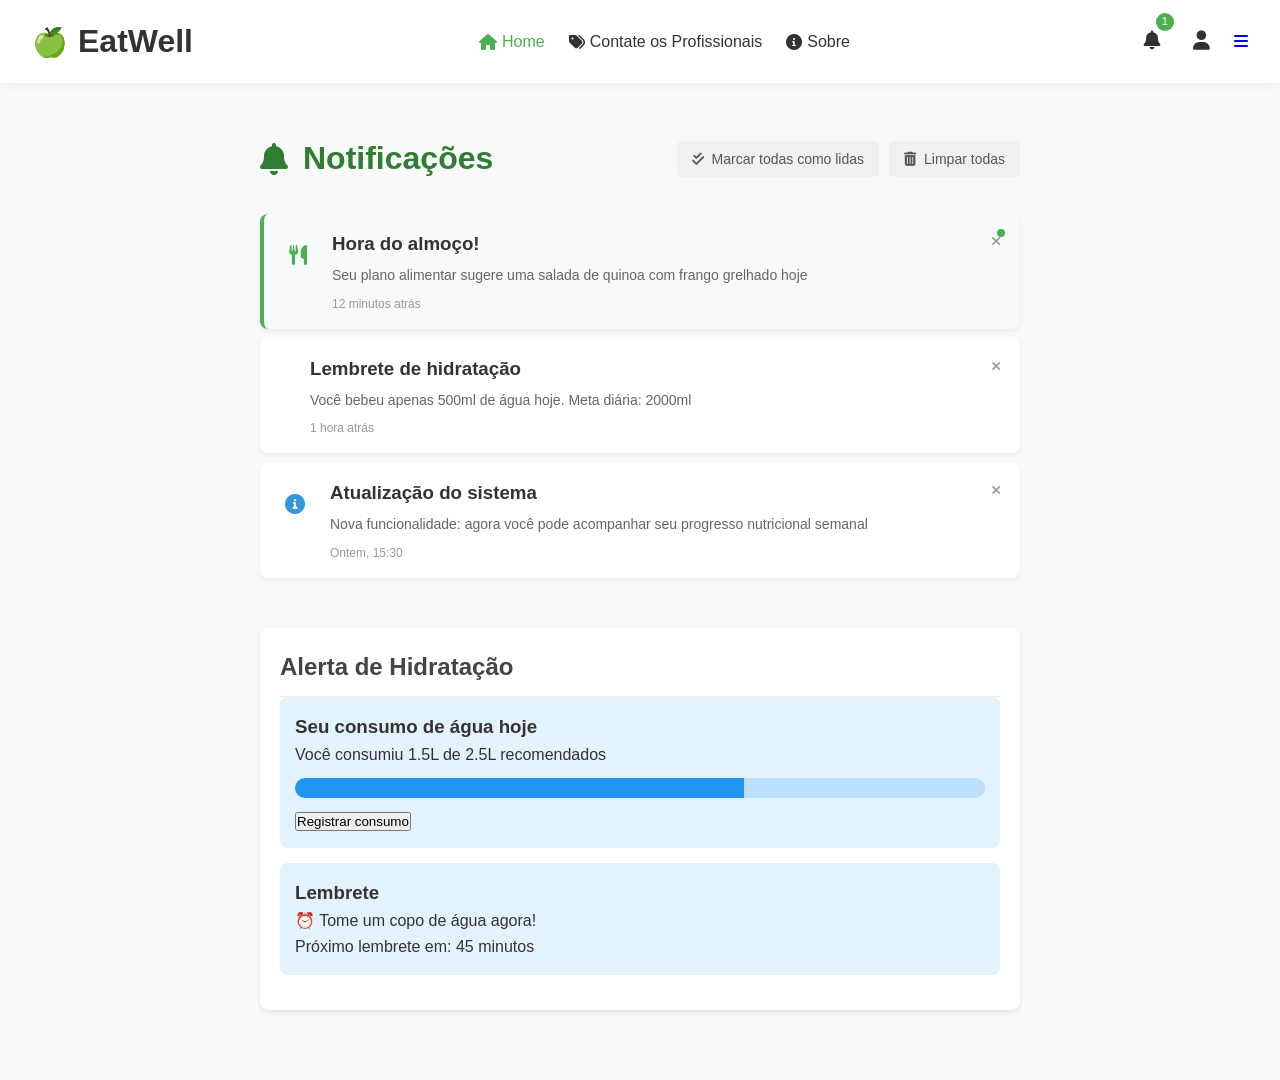
<file: Notificações.html>
<!DOCTYPE html>
<html lang="pt-br">
<head>
  <meta charset="UTF-8">
  <meta name="viewport" content="width=device-width, initial-scale=1.0">
  <title>EatWell - Notificações</title>
  <link rel="stylesheet" href="https://cdnjs.cloudflare.com/ajax/libs/font-awesome/6.0.0/css/all.min.css">
  <link rel="stylesheet" href="Style.css">
  <link rel="stylesheet" href="Notificações.css">
  <link rel="stylesheet" href="JavaIndex.js">

</head>
<body>
  <header class="header">
    <div class="logo">
      <span class="logo-icon">🍏</span>
      <h1>EatWell</h1>
    </div>
    <nav class="nav">
      <a href="Index.html" class="nav-link active"><i class="fas fa-home"></i> Home</a>
      <a href="Nutricionistas.html" class="nav-link"><i class="fas fa-tags"></i> Contate os Profissionais</a>
      <a href="#" class="nav-link"><i class="fas fa-info-circle"></i> Sobre</a>
    </nav>
    <div class="header-actions">
  <a href="Notificações.html" class="btn-icon" aria-label="Notificações">
    <i class="fas fa-bell"></i>
    <span class="badge">1</span>
  </a>
  <a href="PersonalizaçãoDeInterface.html" class="btn-icon" aria-label="Perfil">
    <i class="fas fa-user"></i>
  </a>
  <a href="Historico.html" class="btn-menu" aria-label="Menu">
    <i class="fas fa-bars"></i>
  </a>
</div>
  </header>
  <main class="notifications-main">
    <div class="notifications-header">
      <h1><i class="fas fa-bell"></i> Notificações</h1>
      <div class="notifications-actions">
        <button id="mark-all-read" class="btn-secondary">
          <i class="fas fa-check-double"></i> Marcar todas como lidas
        </button>
        <button id="clear-all" class="btn-secondary">
          <i class="fas fa-trash-alt"></i> Limpar todas
        </button>
      </div>
    </div>
    
    <div class="notifications-container">
     
      <div class="notification-card unread">
        <div class="notification-icon">
          <i class="fas fa-utensils"></i>
        </div>
        <div class="notification-content">
          <h3>Hora do almoço!</h3>
          <p>Seu plano alimentar sugere uma salada de quinoa com frango grelhado hoje</p>
          <span class="notification-time">12 minutos atrás</span>
        </div>
        <button class="notification-action">
          <i class="fas fa-times"></i>
        </button>
      </div>
      
     
      <div class="notification-card">
        <div class="notification-icon">
          <i class="fas fa-glass-water"></i>
        </div>
        <div class="notification-content">
          <h3>Lembrete de hidratação</h3>
          <p>Você bebeu apenas 500ml de água hoje. Meta diária: 2000ml</p>
          <span class="notification-time">1 hora atrás</span>
        </div>
        <button class="notification-action">
          <i class="fas fa-times"></i>
        </button>
      </div>
      
     
      <div class="notification-card system">
        <div class="notification-icon">
          <i class="fas fa-info-circle"></i>
        </div>
        <div class="notification-content">
          <h3>Atualização do sistema</h3>
          <p>Nova funcionalidade: agora você pode acompanhar seu progresso nutricional semanal</p>
          <span class="notification-time">Ontem, 15:30</span>
        </div>
        <button class="notification-action">
          <i class="fas fa-times"></i>
        </button>
      </div>
    </div>
    
    <div class="empty-notifications">
      <i class="fas fa-bell-slash"></i>
      <p>Nenhuma notificação recente</p>
    </div>
  
  <div class="separation"></div>

    <main>
        <div class="container">
            <h2>Alerta de Hidratação</h2>
            
            <div class="water-card">
                <h3>Seu consumo de água hoje</h3>
                <p>Você consumiu 1.5L de 2.5L recomendados</p>
                <div class="water-progress">
                    <div class="water-progress-bar"></div>
                </div>
                <button>Registrar consumo</button>
            </div>
            
            <div class="water-card">
                <h3>Lembrete</h3>
                <p>⏰ Tome um copo de água agora!</p>
                <p>Próximo lembrete em: 45 minutos</p>
            </div>
        </div>
    </main>
   <style>
        
        header {
            margin-bottom: 30px;
        }
        
        nav ul {
            list-style: none;
            padding: 0;
            display: flex;
            gap: 20px;
        }
        
        nav a {
            text-decoration: none;
            color: #333;
            font-weight: bold;
        }
        
        .container {
            background-color: white;
            border-radius: 8px;
            padding: 20px;
            box-shadow: 0 2px 4px rgba(0,0,0,0.1);
            margin-bottom: 20px;
        }
        
        h2 {
            color: #444;
            border-bottom: 1px solid #eee;
            padding-bottom: 10px;
        }
        
        .water-card {
            background-color: #e3f2fd;
            padding: 15px;
            border-radius: 8px;
            margin-bottom: 15px;
        }
        
        .water-progress {
            height: 20px;
            background-color: #bbdefb;
            border-radius: 10px;
            margin: 10px 0;
            overflow: hidden;
        }
        
        .water-progress-bar {
            height: 100%;
            width: 65%;
            background-color: #2196f3;
        }
        
        hr {
            border: 0;
            height: 1px;
            background-color: #ddd;
            margin: 20px 0;
        }
    </style>
  
  </main>

  <script src="JavaIndex.js"></script>
  <script>
  
    function updateUnreadCount() {
      const unread = document.querySelectorAll('.notification-card.unread').length;
      const badge = document.querySelector('.badge');
      badge.textContent = unread;
      if (unread === 0) badge.style.display = 'none';
      else badge.style.display = 'flex';
    }

   
    document.querySelectorAll('.notification-card').forEach(card => {
      card.addEventListener('click', function() {
        this.classList.remove('unread');
        updateUnreadCount();
      });
    });

    document.getElementById('mark-all-read').addEventListener('click', function() {
      document.querySelectorAll('.notification-card').forEach(card => {
        card.classList.remove('unread');
      });
      updateUnreadCount();
    });

    // Limpar todas
    document.getElementById('clear-all').addEventListener('click', function() {
      document.querySelectorAll('.notification-card').forEach(card => {
        card.remove();
      });
      updateUnreadCount();
      document.querySelector('.empty-notifications').style.display = 'flex';
    });

    
    updateUnreadCount();
  </script>
</body>
</html>
</file>
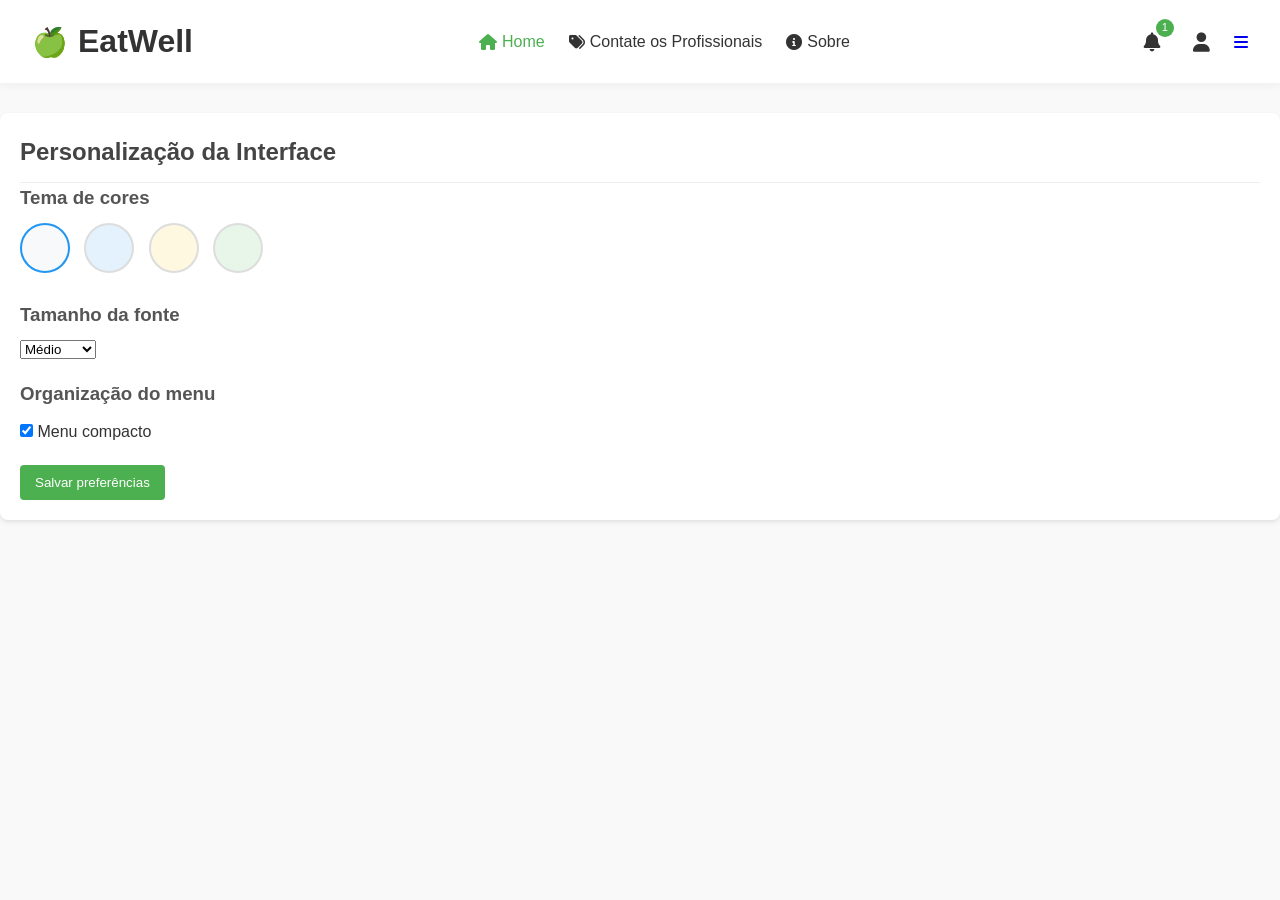
<file: PersonalizaçãoDeInterface.html>
<html lang="pt-br">
<head>
    <meta charset="UTF-8">
    <meta name="viewport" content="width=device-width, initial-scale=1.0">
    <title>Personalização da Interface</title>
    <link rel="stylesheet" href="https://cdnjs.cloudflare.com/ajax/libs/font-awesome/6.0.0/css/all.min.css">
    <link rel="stylesheet" href="Style.css" />
  <link rel="stylesheet" href="JavaIndex.js">



    <style>
      

        header {
            margin-bottom: 30px;
        }
        
        nav ul {
            list-style: none;
            padding: 0;
            display: flex;
            gap: 20px;
        }
        
        nav a {
            text-decoration: none;
            color: #333;
            font-weight: bold;
        }
        
        .container {
            background-color: white;
            border-radius: 8px;
            padding: 20px;
            box-shadow: 0 2px 4px rgba(0,0,0,0.1);
            margin-bottom: 20px;
        }
        
        h2 {
            color: #444;
            border-bottom: 1px solid #eee;
            padding-bottom: 10px;
        }
        
        .option-group {
            margin-bottom: 20px;
        }
        
        .option-group h3 {
            margin-bottom: 10px;
            color: #555;
        }
        
        .theme-option {
            display: inline-block;
            width: 50px;
            height: 50px;
            margin-right: 10px;
            border-radius: 50%;
            cursor: pointer;
            border: 2px solid #ddd;
        }
        
        .theme-option.selected {
            border-color: #2196f3;
        }
        
        #theme1 { background-color: #f8f9fa; }
        #theme2 { background-color: #e3f2fd; }
        #theme3 { background-color: #fff8e1; }
        #theme4 { background-color: #e8f5e9; }
        
        hr {
            border: 0;
            height: 1px;
            background-color: #ddd;
            margin: 20px 0;
        }
        
        button {
            background-color: #4caf50;
            color: white;
            border: none;
            padding: 10px 15px;
            border-radius: 4px;
            cursor: pointer;
        }
    </style>
</head>
<body>
   
<header class="header">
    <div class="logo">
      <span class="logo-icon">🍏</span>
      <h1>EatWell</h1>
    </div>
    <nav class="nav">
      <a href="Index.html" class="nav-link active"><i class="fas fa-home"></i> Home</a>
      <a href="Nutricionistas.html" class="nav-link"><i class="fas fa-tags"></i> Contate os Profissionais</a>
      <a href="#" class="nav-link"><i class="fas fa-info-circle"></i> Sobre</a>
    </nav>
    <div class="header-actions">
  <a href="Notificações.html" class="btn-icon" aria-label="Notificações">
    <i class="fas fa-bell"></i>
    <span class="badge">1</span>
  </a>
  <a href="PersonalizaçãoDeInterface.html" class="btn-icon" aria-label="Perfil">
    <i class="fas fa-user"></i>
  </a>
  <a href="Historico.html" class="btn-menu" aria-label="Menu">
    <i class="fas fa-bars"></i>
  </a>
  </div>
</header>


        <div class="container">
            <h2>Personalização da Interface</h2>
            
            <div class="option-group">
                <h3>Tema de cores</h3>
                <div class="theme-option selected" id="theme1"></div>
                <div class="theme-option" id="theme2"></div>
                <div class="theme-option" id="theme3"></div>
                <div class="theme-option" id="theme4"></div>
            </div>
            
            <div class="option-group">
                <h3>Tamanho da fonte</h3>
                <select>
                    <option>Pequeno</option>
                    <option selected>Médio</option>
                    <option>Grande</option>
                </select>
            </div>
            
            <div class="option-group">
                <h3>Organização do menu</h3>
                <input type="checkbox" id="compact-menu" checked>
                <label for="compact-menu">Menu compacto</label>
            </div>
            
            <button>Salvar preferências</button>
        </div>
    </main>

    <script>
       
        document.querySelectorAll('.theme-option').forEach(option => {
            option.addEventListener('click', function() {
                document.querySelectorAll('.theme-option').forEach(opt => {
                    opt.classList.remove('selected');
                });
                this.classList.add('selected');
            });
        });
    </script>
</body>
</html>
</file>
<file: Style.css>
:root {
  --primary-color: #4CAF50;
  --secondary-color: #2E7D32;
  --accent-color: #8BC34A;
  --text-color: #333;
  --light-text: #777;
  --bg-color: #f9f9f9;
  --card-bg: #ffffff;
  --shadow: 0 4px 12px rgba(0, 0, 0, 0.08);
  --border-radius: 12px;
  --transition: all 0.3s ease;
}

* {
  margin: 0;
  padding: 0;
  box-sizing: border-box;
  font-family: 'Segoe UI', Tahoma, Geneva, Verdana, sans-serif;
}

body {
  background-color: var(--bg-color);
  color: var(--text-color);
  line-height: 1.6;
}

.header {
  display: flex;
  justify-content: space-between;
  align-items: center;
  padding: 1rem 2rem;
  background-color: var(--card-bg);
  box-shadow: 0 2px 10px rgba(0, 0, 0, 0.05);
  position: sticky;
  top: 0;
  z-index: 100;
}

.logo {
  display: flex;
  align-items: center;
  gap: 10px;
}

.logo-icon {
  font-size: 1.8rem;
}

.nav {
  display: flex;
  gap: 1.5rem;
}

.nav-link {
  text-decoration: none;
  color: var(--text-color);
  font-weight: 500;
  transition: var(--transition);
  display: flex;
  align-items: center;
  gap: 5px;
}

.nav-link:hover, .nav-link.active {
  color: var(--primary-color);
}

.header-actions {
  display: flex;
  gap: 1rem;
  align-items: center;
}

.btn-icon {
  background: none;
  border: none;
  font-size: 1.2rem;
  color: var(--text-color);
  cursor: pointer;
  position: relative;
  padding: 0.5rem;
  border-radius: 50%;
  transition: var(--transition);
}

.btn-icon:hover {
  background-color: rgba(0, 0, 0, 0.05);
  color: var(--primary-color);
}

.badge {
  position: absolute;
  top: -5px;
  right: -5px;
  background-color: var(--primary-color);
  color: white;
  border-radius: 50%;
  width: 18px;
  height: 18px;
  font-size: 0.7rem;
  display: flex;
  align-items: center;
  justify-content: center;
}

.main-content {
  padding: 2rem;
  max-width: 1200px;
  margin: 0 auto;
}

.section-header {
  display: flex;
  justify-content: space-between;
  align-items: center;
  margin-bottom: 1.5rem;
}

.section-title {
  color: var(--secondary-color);
  font-size: 1.8rem;
}

.btn {
  padding: 0.6rem 1.2rem;
  border-radius: var(--border-radius);
  border: none;
  font-weight: 500;
  cursor: pointer;
  transition: var(--transition);
  display: flex;
  align-items: center;
  gap: 8px;
}

.btn-primary {
  background-color: var(--primary-color);
  color: white;
}

.btn-primary:hover {
  background-color: var(--secondary-color);
}

.task-list {
  display: grid;
  grid-template-columns: repeat(auto-fit, minmax(300px, 1fr));
  gap: 1.5rem;
}

.task-card {
  background-color: var(--card-bg);
  border-radius: var(--border-radius);
  box-shadow: var(--shadow);
  padding: 1.5rem;
  transition: var(--transition);
}

.task-card:hover {
  transform: translateY(-5px);
  box-shadow: 0 8px 16px rgba(0, 0, 0, 0.1);
}

.task-header {
  display: flex;
  justify-content: space-between;
  align-items: center;
  margin-bottom: 1rem;
}

.task-header h3 {
  display: flex;
  align-items: center;
  gap: 10px;
  color: var(--secondary-color);
}

.checkbox-container {
  display: block;
  position: relative;
  cursor: pointer;
  user-select: none;
}

.checkbox-container input {
  position: absolute;
  opacity: 0;
  cursor: pointer;
  height: 0;
  width: 0;
}

.checkmark {
  position: relative;
  height: 25px;
  width: 25px;
  background-color: #eee;
  border-radius: 50%;
  transition: var(--transition);
}

.checkbox-container:hover input ~ .checkmark {
  background-color: #ddd;
}

.checkbox-container input:checked ~ .checkmark {
  background-color: var(--primary-color);
}

.checkmark:after {
  content: "";
  position: absolute;
  display: none;
}

.checkbox-container input:checked ~ .checkmark:after {
  display: block;
}

.checkbox-container .checkmark:after {
  left: 9px;
  top: 5px;
  width: 7px;
  height: 12px;
  border: solid white;
  border-width: 0 2px 2px 0;
  transform: rotate(45deg);
}

.meal-suggestion {
  color: var(--light-text);
  margin-bottom: 1rem;
  line-height: 1.6;
}

.task-actions {
  display: flex;
  gap: 10px;
  justify-content: flex-end;
}

.btn-icon.small {
  font-size: 1rem;
}

.completed {
  opacity: 0.7;
  position: relative;
}

.completed::after {
  content: "✓ CONCLUÍDO";
  position: absolute;
  top: 10px;
  right: 10px;
  background-color: var(--primary-color);
  color: white;
  padding: 2px 8px;
  border-radius: 12px;
  font-size: 0.7rem;
  font-weight: bold;
}

.nutrition-tips {
  margin-top: 3rem;
  background-color: var(--card-bg);
  padding: 1.5rem;
  border-radius: var(--border-radius);
  box-shadow: var(--shadow);
}

.tips-title {
  color: var(--secondary-color);
  margin-bottom: 1rem;
  display: flex;
  align-items: center;
  gap: 10px;
}

.tip-content {
  font-style: italic;
  color: var(--light-text);
}

.footer {
  text-align: center;
  padding: 1.5rem;
  margin-top: 3rem;
  color: var(--light-text);
  font-size: 0.9rem;
}

@media (max-width: 768px) {
  .header {
    flex-direction: column;
    gap: 1rem;
    padding: 1rem;
  }
  
  .nav {
    flex-wrap: wrap;
    justify-content: center;
  }
  
  .task-list {
    grid-template-columns: 1fr;
  }
}

/* Estilos para as novas seções */
.recipes-section,
.progress-section,
.shopping-list {
  background: white;
  border-radius: 12px;
  padding: 1rem;
  margin: 0 auto;
  box-shadow: 0 4px 8px rgba(0,0,0,0.05);
  max-width: 1148px;
  
}

/* Filtros de receitas */
.filters {
  display: flex;
  gap: 8px;
  margin: 15px 0;
  flex-wrap: wrap;
}

.filter {
  padding: 6px 12px;
  border: 1px solid #4CAF50;
  background: none;
  border-radius: 15px;
  font-size: 14px;
  cursor: pointer;
}

.filter.active {
  background: #4CAF50;
  color: white;
}

/* Abas de progresso */
.progress-tabs {
  display: flex;
  border-bottom: 1px solid #eee;
  margin-bottom: 15px;
}

.tab {
  padding: 8px 16px;
  background: none;
  border: none;
  cursor: pointer;
  font-size: 15px;
  color: #666;
}

.tab.active {
  color: #4CAF50;
  border-bottom: 2px solid #4CAF50;
}

/* Rastreador de água */
.water-tracker {
  display: flex;
  align-items: center;
  gap: 15px;
  margin: 15px 0;
}

.water-glass {
  display: flex;
  flex-direction: column;
  align-items: center;
  cursor: pointer;
}

.water-glass i {
  color: #3498db;
  font-size: 24px;
}

/* Lista de compras */
.list-controls {
  display: flex;
  gap: 8px;
  margin-bottom: 10px;
}

.list-controls input {
  flex: 1;
  padding: 8px;
  border: 1px solid #ddd;
  border-radius: 6px;
}

.btn-add {
  background: #4CAF50;
  color: white;
  border: none;
  border-radius: 6px;
  width: 36px;
  cursor: pointer;
}

.items {
  list-style: none;
  padding: 0;
}

.items li {
  display: flex;
  justify-content: space-between;
  padding: 8px 0;
  border-bottom: 1px solid #f5f5f5;
}

.btn-delete {
  background: none;
  border: none;
  color: #e74c3c;
  cursor: pointer;
}

/* Botões principais */
.btn-register,
.btn-generate {
  width: 100%;
  padding: 10px;
  margin-top: 15px;
  background: #2E7D32;
  color: white;
  border: none;
  border-radius: 6px;
  font-weight: 500;
  cursor: pointer;
}

/* Container principal - mesma largura da Dica Nutricional */
.progress-container {
  background: white;
  border-radius: 8px;
  padding: 20px;
  width: 100%;
  max-width: 400px; /* Igual à largura da Dica Nutricional */
  margin: 20px auto;
  box-shadow: 0 2px 10px rgba(0,0,0,0.1);
}

.progress-container h2 {
  color: #2E7D32;
  margin-bottom: 15px;
  font-size: 1.3rem;
  text-align: center;
  border-bottom: 1px solid #eee;
  padding-bottom: 10px;
}

/* Tabela de progresso */
/* Container principal - mesma largura da Dica Nutricional */
.progress-container {
  background: white;
  border-radius: 8px;
  padding: 20px;
  width: 100%;
  max-width: 400px; /* Igual à largura da Dica Nutricional */
  margin: 20px auto;
  box-shadow: 0 2px 10px rgba(0,0,0,0.1);
}

.progress-container h2 {
  color: #2E7D32;
  margin-bottom: 15px;
  font-size: 1.3rem;
  text-align: center;
  border-bottom: 1px solid #eee;
  padding-bottom: 10px;
}

/* Tabela de progresso */
.progress-table {
  width: 100%;
  border-collapse: collapse;
  margin-bottom: 15px;
}

.progress-table th, 
.progress-table td {
  padding: 10px;
  text-align: center;
  border-bottom: 1px solid #f0f0f0;
}

.progress-table th {
  font-weight: 500;
  color: #555;
}

.progress-table td {
  color: #666;
}

/* Botão */
.progress-btn {
  display: block;
  width: 100%;
  padding: 10px;
  background: #4CAF50;
  color: white;
  border: none;
  border-radius: 4px;
  font-weight: 500;
  cursor: pointer;
  margin-top: 10px;
}

.nutrition-center {
  display: flex;
  justify-content: center;
  align-items: center;
  min-height: 50vh;
  padding: 20px;
}

.nutrition-card {
  background: white;
  border-radius: 8px;
  padding: 25px;
  width: 100%;
  max-width: 400px;
  box-shadow: 0 2px 10px rgba(0,0,0,0.1);
  text-align: center;
}

.nutrition-card h2 {
  color: #2E7D32;
  margin-bottom: 20px;
  font-size: 1.3rem;
}

.nutrition-table {
  width: 100%;
  margin: 0 auto 20px;
  border-collapse: collapse;
}

.nutrition-table td {
  padding: 8px;
  text-align: left;
}

.nutrition-input,
.nutrition-select {
  width: 100%;
  padding: 8px;
  border: 1px solid #ddd;
  border-radius: 4px;
  font-size: 14px;
}

.nutrition-btn {
  background: #4CAF50;
  color: white;
  border: none;
  padding: 10px 20px;
  border-radius: 4px;
  cursor: pointer;
  font-weight: 500;
  margin: 10px 0;
  width: 100%;
}

.nutrition-tip {
  margin-top: 20px;
  padding: 15px;
  background: #f8f9fa;
  border-radius: 4px;
  font-style: italic;
  color: #666;
}

.nutrition-tip em {
  color: #444;
}

.separation{  
  padding: 25px;
}

/* Busca de Alimentos */
.food-search {
  background: white;
  border-radius: 10px;
  padding: 25px;
  margin: 30px auto;
  box-shadow: 0 3px 10px rgba(0,0,0,0.1);
  max-width: 1148px;
}

.food-search h2 {
  color: #2E7D32;
  margin-bottom: 20px;
  display: flex;
  align-items: center;
  gap: 10px;
}

.search-container {
  display: flex;
  gap: 10px;
  margin-bottom: 20px;
}

#food-search-input {
  flex: 1;
  padding: 12px 15px;
  border: 1px solid #ddd;
  border-radius: 8px;
  font-size: 16px;
}

#diet-type-select {
  padding: 12px 15px;
  border: 1px solid #ddd;
  border-radius: 8px;
  font-size: 16px;
  min-width: 180px;
}

.search-btn {
  padding: 12px 20px;
  background: #4CAF50;
  color: white;
  border: none;
  border-radius: 8px;
  cursor: pointer;
  font-weight: 500;
  display: flex;
  align-items: center;
  gap: 8px;
}

.search-btn:hover {
  background: #3e8e41;
}

.search-results {
  border-top: 1px solid #eee;
  padding-top: 20px;
}

.food-card {
  display: flex;
  gap: 20px;
  padding: 15px;
  border-radius: 8px;
  margin-bottom: 15px;
  background: #f9f9f9;
}

.food-image {
  width: 100px;
  height: 100px;
  border-radius: 8px;
  object-fit: cover;
}

.food-info {
  flex: 1;
}

.food-name {
  font-weight: 600;
  color: #2E7D32;
  margin-bottom: 5px;
}

.food-diet {
  display: inline-block;
  padding: 3px 8px;
  background: #e8f5e9;
  color: #2E7D32;
  border-radius: 20px;
  font-size: 12px;
  margin-right: 8px;
  margin-bottom: 8px;
}

.food-nutrition {
  font-size: 14px;
  color: #666;
}

.empty-state {
  text-align: center;
  padding: 40px 20px;
  color: #888;
}

.empty-state i {
  font-size: 40px;
  margin-bottom: 15px;
  color: #ddd;
}

@media (max-width: 768px) {
  .search-container {
    flex-direction: column;
  }
  
  .food-card {
    flex-direction: column;
  }
  
  .food-image {
    width: 100%;
    height: 150px;
  }
}
</file>
<file: Cadastro.css>
body {
      margin: 0;
      font-family: Arial, sans-serif;
      background: #f5f5f5;
    }

    .container {
      max-width: 400px;
      margin: 40px auto;
      background: #fff;
      box-shadow: 0 0 10px rgba(0,0,0,0.1);
      border-radius: 8px;
      overflow: hidden;
    }

    .header img {
      width: 100%;
      display: block;
    }

    .form-section {
      padding: 20px;
    }

    h2 {
      text-align: left;
      margin-bottom: 20px;
    }

    .input-group {
      display: grid;
      grid-template-columns: 40px 1fr;
      align-items: center;
      background-color: #4CAF50;
      border-radius: 25px;
      padding: 5px 10px;
      margin-bottom: 15px;
    }

    .input-group i {
      text-align: center;
      color: black;
      font-size: 18px;
    }

    .input-group input {
      border: none;
      outline: none;
      background: transparent;
      color: white;
      font-size: 16px;
      padding: 10px;
    }

    .input-group input::placeholder {
      color: white;
    }

    .forgot {
      text-align: left;
      margin-bottom: 20px;
      font-size: 14px;
      color: #4CAF50;
      text-decoration: none;
      display: block;
    }

    .create-btn {
      width: 100%;
      padding: 10px;
      background-color: #4CAF50;
      color: white;
      border: none;
      border-radius: 6px;
      font-size: 18px;
      cursor: pointer;
    }

    .create-account {
      text-align: center;
      margin-top: 10px;
      font-size: 14px;
    }

    .create-account a {
      text-decoration: none;
      color: #4CAF50;
    }
</file>
<file: EsqueciMinhaSenha.css>
body {
      margin: 0;
      font-family: Arial, sans-serif;
      background-color: #f5f5f5;
    }

    .container {
      max-width: 400px;
      margin: 60px auto;
      background: #fff;
      padding: 30px;
      border-radius: 10px;
      box-shadow: 0 0 10px rgba(0,0,0,0.1);
    }

    h2 {
      text-align: center;
      margin-bottom: 25px;
      color: #333;
    }

    .input-group {
      margin-bottom: 20px;
    }

    .input-group label {
      display: block;
      margin-bottom: 6px;
      color: #555;
    }

    .input-group input {
      width: 100%;
      padding: 10px 12px;
      border: 1px solid #ccc;
      border-radius: 6px;
      font-size: 16px;
    }

    .reset-btn {
      width: 100%;
      padding: 12px;
      background-color: #4CAF50;
      color: white;
      font-size: 16px;
      border: none;
      border-radius: 6px;
      cursor: pointer;
    }

    .reset-btn:hover {
      background-color: #45a049;
    }

    .login-link {
      text-align: center;
      margin-top: 20px;
      font-size: 14px;
    }

    .login-link a {
      color: #4CAF50;
      text-decoration: none;
    }
</file>
<file: Login.css>
body {
      margin: 0;
      font-family: Arial, sans-serif;
      background: #f5f5f5;
    }

    .container {
      max-width: 400px;
      margin: 40px auto;
      background: #fff;
      box-shadow: 0 0 10px rgba(0,0,0,0.1);
      border-radius: 8px;
      overflow: hidden;
    }

    .header img {
      width: 100%;
      display: block;
    }

    .form-section {
      padding: 20px;
    }

    h2 {
      text-align: left;
      margin-bottom: 20px;
    }

    .input-group {
      margin-bottom: 15px;
      display: flex;
      align-items: center;
      background-color: #4CAF50;
      border-radius: 25px;
      padding: 10px;
    }

    .input-group .icon {
      color: black;
      margin-right: 10px;
      font-size: 18px;
    }

    .input-group input {
      border: none;
      outline: none;
      background: transparent;
      color: white;
      font-size: 16px;
      width: 100%;
    }

    .input-group input::placeholder {
      color: white;
    }

    .forgot {
      text-align: left;
      margin-bottom: 20px;
      font-size: 14px;
      color: #4CAF50;
      text-decoration: none;
      display: block;
    }

    .login-btn {
      width: 100%;
      padding: 10px;
      background-color: #4CAF50;
      color: white;
      border: none;
      border-radius: 6px;
      font-size: 18px;
      cursor: pointer;
    }

    .create-account {
      text-align: center;
      margin-top: 10px;
      font-size: 14px;
    }

    .create-account a {
      text-decoration: none;
      color: #4CAF50;
    }
</file>
<file: Notificações.css>
.notifications-main {
  max-width: 800px;
  margin: 30px auto;
  padding: 20px;
}

.notifications-header {
  display: flex;
  justify-content: space-between;
  align-items: center;
  margin-bottom: 30px;
}

.notifications-header h1 {
  color: #2E7D32;
  display: flex;
  align-items: center;
  gap: 15px;
}

.notifications-actions {
  display: flex;
  gap: 10px;
}

.btn-secondary {
  padding: 10px 15px;
  background: #f0f0f0;
  color: #555;
  border: none;
  border-radius: 5px;
  cursor: pointer;
  display: flex;
  align-items: center;
  gap: 8px;
  font-size: 14px;
}

.btn-secondary:hover {
  background: #e0e0e0;
}

.notifications-container {
  display: flex;
  flex-direction: column;
  gap: 10px;
}

.notification-card {
  display: flex;
  align-items: flex-start;
  padding: 15px;
  background: white;
  border-radius: 8px;
  box-shadow: 0 2px 5px rgba(0,0,0,0.05);
  cursor: pointer;
  transition: all 0.2s;
  position: relative;
}

.notification-card.unread {
  background: #f8f9fa;
  border-left: 4px solid #4CAF50;
}

.notification-card.unread::after {
  content: '';
  position: absolute;
  right: 15px;
  top: 15px;
  width: 8px;
  height: 8px;
  background: #4CAF50;
  border-radius: 50%;
}

.notification-card:hover {
  transform: translateY(-2px);
  box-shadow: 0 4px 8px rgba(0,0,0,0.1);
}

.notification-icon {
  font-size: 20px;
  color: #4CAF50;
  margin-right: 15px;
  padding: 10px;
}

.notification-content {
  flex: 1;
}

.notification-content h3 {
  margin: 0 0 5px 0;
  color: #333;
}

.notification-content p {
  margin: 0;
  color: #666;
  font-size: 14px;
}

.notification-time {
  display: block;
  margin-top: 8px;
  font-size: 12px;
  color: #999;
}

.notification-action {
  background: none;
  border: none;
  color: #999;
  cursor: pointer;
  padding: 5px;
  margin-left: 10px;
}

.notification-action:hover {
  color: #e74c3c;
}

.empty-notifications {
  display: none;
  flex-direction: column;
  align-items: center;
  justify-content: center;
  padding: 50px 20px;
  text-align: center;
  color: #888;
}

.empty-notifications i {
  font-size: 50px;
  margin-bottom: 20px;
  color: #ddd;
}

/* Estilo para notificações de sistema */
.notification-card.system .notification-icon {
  color: #3498db;
}

@media (max-width: 768px) {
  .notifications-header {
    flex-direction: column;
    align-items: flex-start;
    gap: 15px;
  }
  
  .notifications-actions {
    width: 100%;
    flex-direction: column;
  }
  
  .btn-secondary {
    width: 100%;
    justify-content: center;
  }
}
</file>
